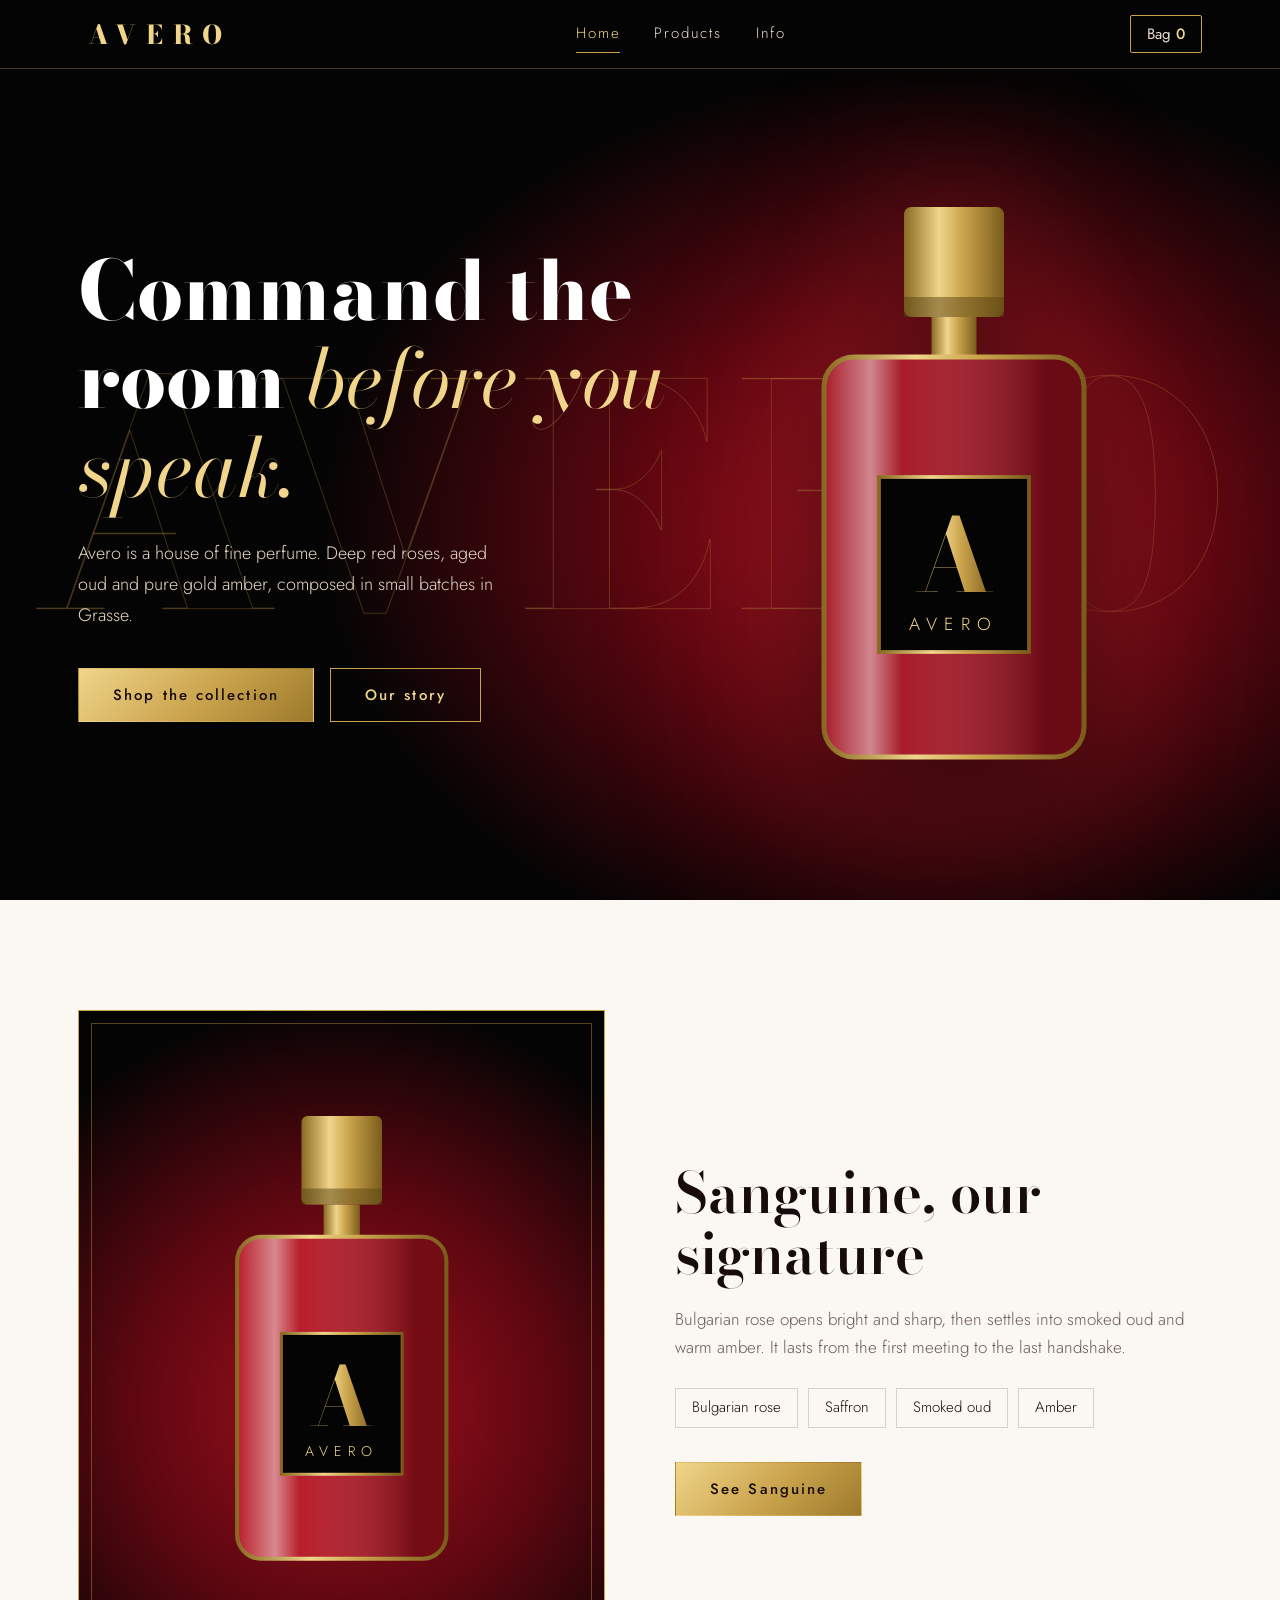
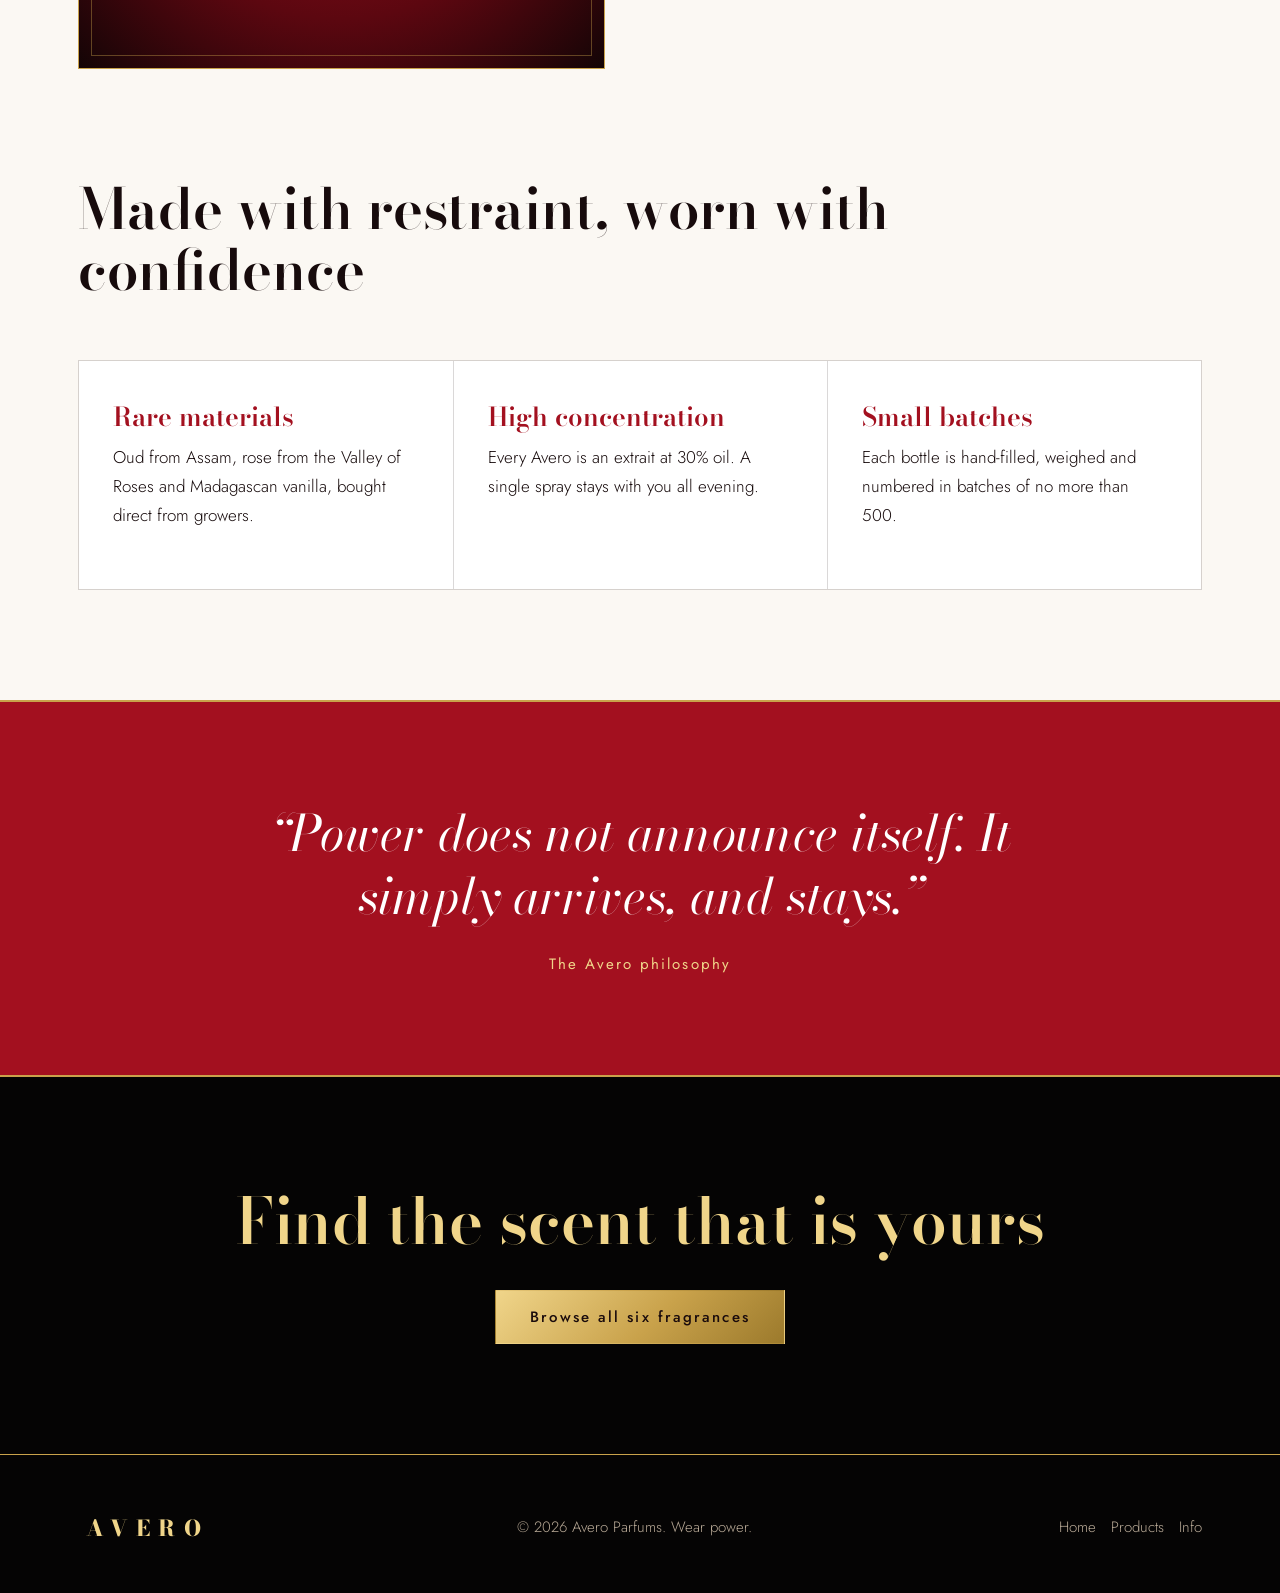
<file: index.html>
<!DOCTYPE html>
<html lang="en">
<head>
<meta charset="utf-8">
<meta name="viewport" content="width=device-width, initial-scale=1, viewport-fit=cover">
<title>Avero – Fine Perfume</title>
<link rel="preconnect" href="https://fonts.googleapis.com">
<link href="https://fonts.googleapis.com/css2?family=Bodoni+Moda:ital,wght@0,400;0,600;0,800;1,400&family=Jost:wght@300;400;500&display=swap" rel="stylesheet">
<link rel="stylesheet" href="style.css">
</head>
<body>
<svg width="0" height="0" style="position:absolute" aria-hidden="true">
  <defs>
    <linearGradient id="gold" x1="0" x2="1"><stop offset="0" stop-color="#8a6a22"/><stop offset=".35" stop-color="#f0d58a"/><stop offset=".6" stop-color="#c9a24b"/><stop offset="1" stop-color="#7a5c1b"/></linearGradient>
    <linearGradient id="shine" x1="0" x2="1"><stop offset="0" stop-color="#fff" stop-opacity=".05"/><stop offset=".18" stop-color="#fff" stop-opacity=".5"/><stop offset=".3" stop-color="#fff" stop-opacity=".05"/><stop offset=".85" stop-color="#000" stop-opacity=".35"/></linearGradient>
    <symbol id="bottle" viewBox="0 0 120 230">
      <rect x="40" y="4" width="40" height="44" rx="3" fill="url(#gold)"/>
      <rect x="40" y="40" width="40" height="8" fill="#5a4413" opacity=".5"/>
      <rect x="51" y="48" width="18" height="16" fill="url(#gold)"/>
      <rect x="8" y="64" width="104" height="160" rx="12" style="fill:var(--liquid,#a3101f)"/>
      <rect x="8" y="64" width="104" height="160" rx="12" fill="url(#shine)"/>
      <rect x="8" y="64" width="104" height="160" rx="12" fill="none" stroke="url(#gold)" stroke-width="2"/>
      <rect x="30" y="112" width="60" height="70" fill="#050404" stroke="url(#gold)" stroke-width="1.5"/>
      <text x="60" y="158" text-anchor="middle" font-family="Bodoni Moda,Didot,Georgia,serif" font-weight="800" font-size="40" fill="url(#gold)">A</text>
      <text x="60" y="173" text-anchor="middle" font-family="Jost,Arial,sans-serif" font-size="7" letter-spacing="3" fill="#f0d58a">AVERO</text>
    </symbol>
  </defs>
</svg>
<header>
  <div class="wrap nav">
    <a class="logo" href="index.html" aria-label="Avero home">AVERO</a>
    <nav class="links" aria-label="Main">
      <a href="index.html" aria-current="page">Home</a>
      <a href="products.html">Products</a>
      <a href="info.html">Info</a>
    </nav>
    <button class="bag" aria-label="Shopping bag">Bag <b id="count">0</b></button>
  </div>
</header>
<main>
<div class="hero">
    <div class="mark" aria-hidden="true">AVERO</div>
    <div class="wrap">
      <div>
        <h1>Command the room <em>before you speak.</em></h1>
        <p>Avero is a house of fine perfume. Deep red roses, aged oud and pure gold amber, composed in small batches in Grasse.</p>
        <div class="cta">
          <a class="btn fill" href="products.html">Shop the collection</a>
          <a class="btn line" href="info.html">Our story</a>
        </div>
      </div>
      <svg class="bottle" viewBox="0 0 120 230" role="img" aria-label="Avero Sanguine perfume bottle"><use href="#bottle"/></svg>
    </div>
  </div>

  <section class="blk">
    <div class="wrap split">
      <div class="stage"><svg viewBox="0 0 120 230" style="--liquid:#b3121f" aria-hidden="true"><use href="#bottle"/></svg></div>
      <div>
        <h2 class="title">Sanguine, our signature</h2>
        <p class="lede">Bulgarian rose opens bright and sharp, then settles into smoked oud and warm amber. It lasts from the first meeting to the last handshake.</p>
        <ul class="notes"><li>Bulgarian rose</li><li>Saffron</li><li>Smoked oud</li><li>Amber</li></ul>
        <a class="btn fill" href="products.html">See Sanguine</a>
      </div>
    </div>
  </section>

  <section class="blk" style="padding-top:0">
    <div class="wrap">
      <h2 class="title">Made with restraint, worn with confidence</h2>
      <div class="pillars">
        <div><h3>Rare materials</h3><p>Oud from Assam, rose from the Valley of Roses and Madagascan vanilla, bought direct from growers.</p></div>
        <div><h3>High concentration</h3><p>Every Avero is an extrait at 30% oil. A single spray stays with you all evening.</p></div>
        <div><h3>Small batches</h3><p>Each bottle is hand-filled, weighed and numbered in batches of no more than 500.</p></div>
      </div>
    </div>
  </section>

  <div class="band">
    <blockquote>“Power does not announce itself. It simply arrives, and stays.”
      <cite>The Avero philosophy</cite></blockquote>
  </div>

  <div class="closing">
    <div class="wrap">
      <h2>Find the scent that is yours</h2>
      <a class="btn fill" href="products.html">Browse all six fragrances</a>
    </div>
  </div>
</main>
<footer>
  <div class="wrap">
    <span class="logo">AVERO</span>
    <span>© 2026 Avero Parfums. Wear power.</span>
    <span><a href="index.html">Home</a> &nbsp; <a href="products.html">Products</a> &nbsp; <a href="info.html">Info</a></span>
  </div>
</footer>
<script>
var cnt=document.getElementById("count"),n=0;
try{n=parseInt(localStorage.getItem("avero_bag")||"0",10)||0}catch(e){}
cnt.textContent=n;
</script>
</body>
</html>
</file>
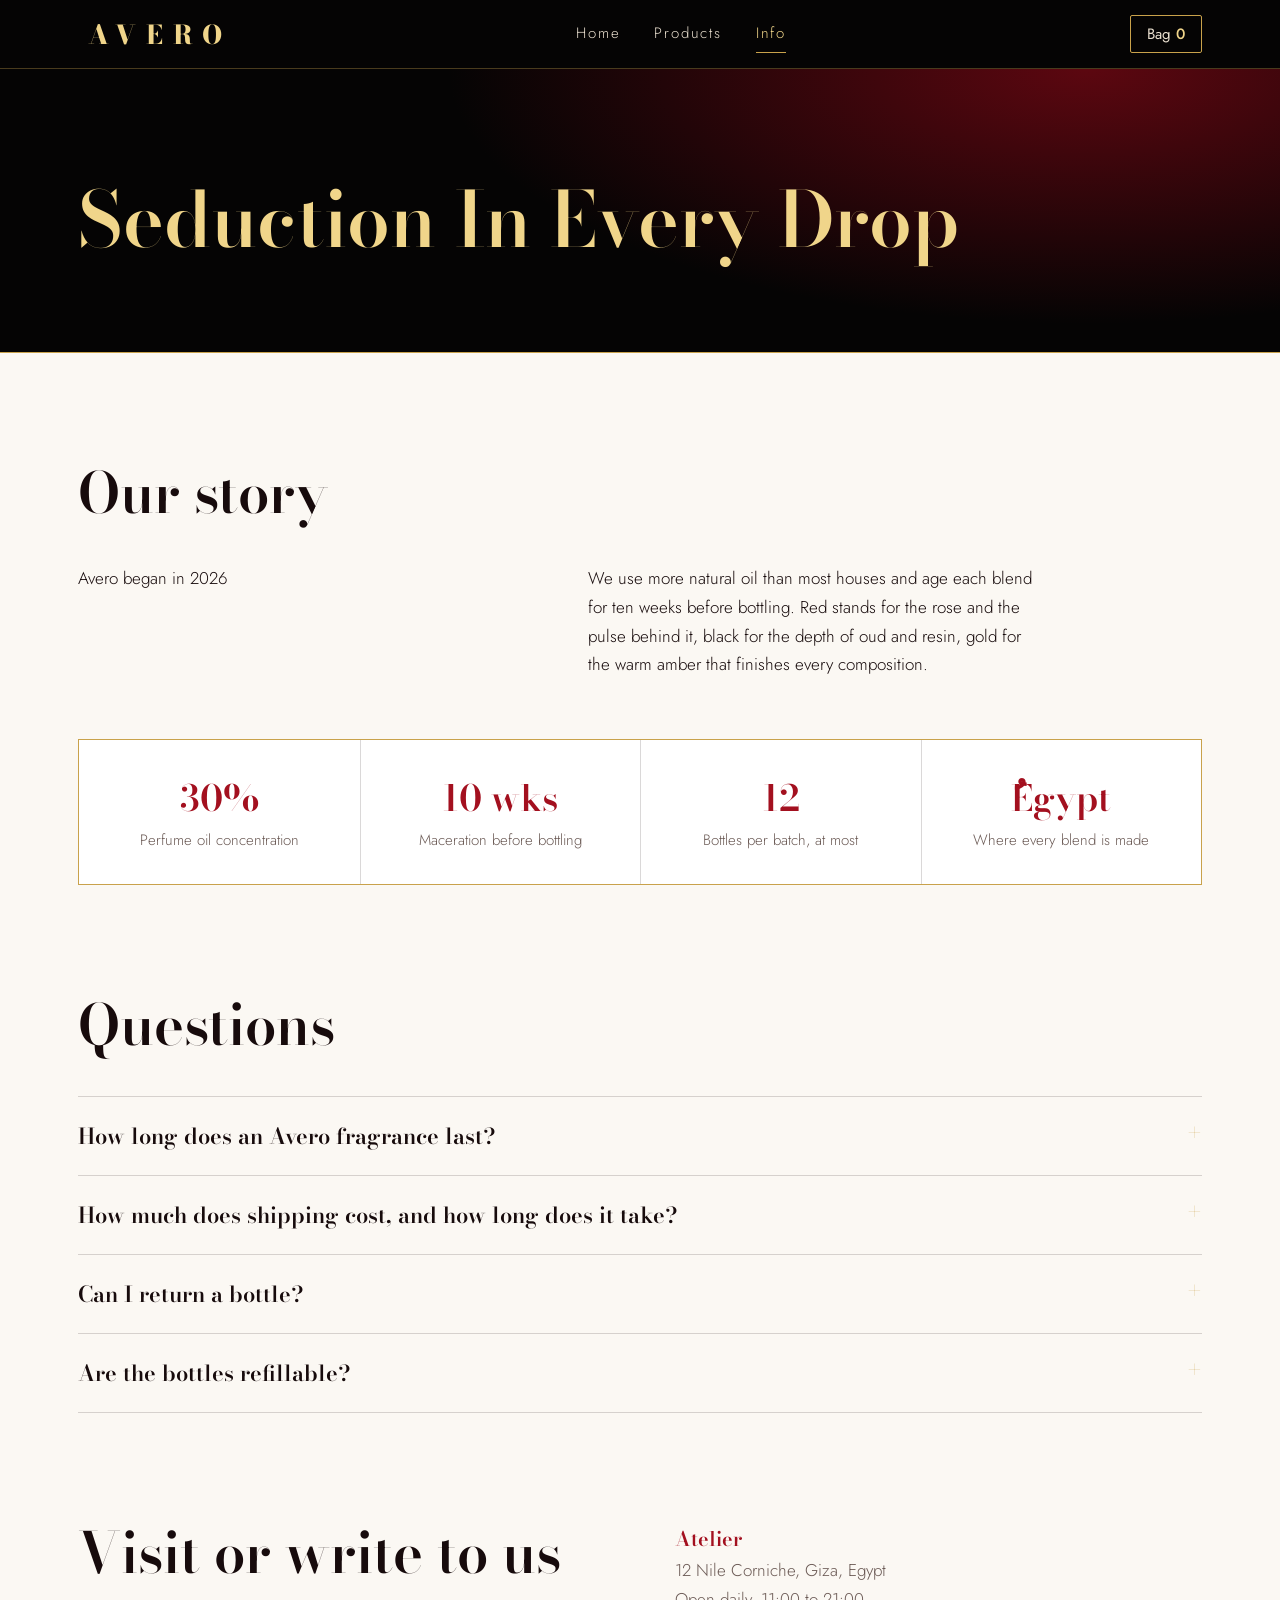
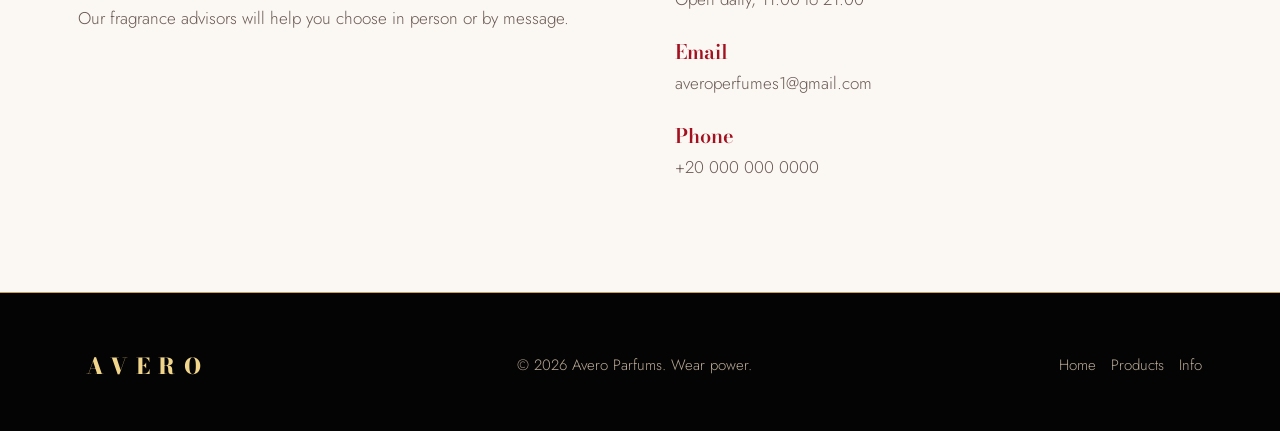
<file: info.html>
<!DOCTYPE html>
<html lang="en">
<head>
<meta charset="utf-8">
<meta name="viewport" content="width=device-width, initial-scale=1, viewport-fit=cover">
<title>Info – Avero</title>
<link rel="preconnect" href="https://fonts.googleapis.com">
<link href="https://fonts.googleapis.com/css2?family=Bodoni+Moda:ital,wght@0,400;0,600;0,800;1,400&family=Jost:wght@300;400;500&display=swap" rel="stylesheet">
<link rel="stylesheet" href="style.css">
</head>
<body>
<svg width="0" height="0" style="position:absolute" aria-hidden="true">
  <defs>
    <linearGradient id="gold" x1="0" x2="1"><stop offset="0" stop-color="#8a6a22"/><stop offset=".35" stop-color="#f0d58a"/><stop offset=".6" stop-color="#c9a24b"/><stop offset="1" stop-color="#7a5c1b"/></linearGradient>
    <linearGradient id="shine" x1="0" x2="1"><stop offset="0" stop-color="#fff" stop-opacity=".05"/><stop offset=".18" stop-color="#fff" stop-opacity=".5"/><stop offset=".3" stop-color="#fff" stop-opacity=".05"/><stop offset=".85" stop-color="#000" stop-opacity=".35"/></linearGradient>
    <symbol id="bottle" viewBox="0 0 120 230">
      <rect x="40" y="4" width="40" height="44" rx="3" fill="url(#gold)"/>
      <rect x="40" y="40" width="40" height="8" fill="#5a4413" opacity=".5"/>
      <rect x="51" y="48" width="18" height="16" fill="url(#gold)"/>
      <rect x="8" y="64" width="104" height="160" rx="12" style="fill:var(--liquid,#a3101f)"/>
      <rect x="8" y="64" width="104" height="160" rx="12" fill="url(#shine)"/>
      <rect x="8" y="64" width="104" height="160" rx="12" fill="none" stroke="url(#gold)" stroke-width="2"/>
      <rect x="30" y="112" width="60" height="70" fill="#050404" stroke="url(#gold)" stroke-width="1.5"/>
      <text x="60" y="158" text-anchor="middle" font-family="Bodoni Moda,Didot,Georgia,serif" font-weight="800" font-size="40" fill="url(#gold)">A</text>
      <text x="60" y="173" text-anchor="middle" font-family="Jost,Arial,sans-serif" font-size="7" letter-spacing="3" fill="#f0d58a">AVERO</text>
    </symbol>
  </defs>
</svg>
<header>
  <div class="wrap nav">
    <a class="logo" href="index.html" aria-label="Avero home">AVERO</a>
    <nav class="links" aria-label="Main">
      <a href="index.html">Home</a>
      <a href="products.html">Products</a>
      <a href="info.html" aria-current="page">Info</a>
    </nav>
    <button class="bag" aria-label="Shopping bag">Bag <b id="count">0</b></button>
  </div>
</header>
<main>
<div class="ihead">
    <div class="wrap"><h1>Seduction In Every Drop</h1></div>
  </div>
  <section class="blk">
    <div class="wrap">
      <h2 class="title">Our story</h2>
      <div class="story">
        <p>Avero began in 2026 </p>
        <p>We use more natural oil than most houses and age each blend for ten weeks before bottling. Red stands for the rose and the pulse behind it, black for the depth of oud and resin, gold for the warm amber that finishes every composition.</p>
      </div>
      <div class="facts">
        <div><b>30%</b><span>Perfume oil concentration</span></div>
        <div><b>10 wks</b><span>Maceration before bottling</span></div>
        <div><b>12</b><span>Bottles per batch, at most</span></div>
        <div><b>ُEgypt</b><span>Where every blend is made</span></div>
      </div>
    </div>
  </section>

  <section class="blk" style="padding-top:0">
    <div class="wrap">
      <h2 class="title" style="margin-bottom:40px">Questions</h2>
      <details><summary>How long does an Avero fragrance last?</summary><p>Expect eight to twelve hours on skin. Apply to pulse points after moisturizing for the longest wear.</p></details>
      <details><summary>How much does shipping cost, and how long does it take?</summary><p>Shipping is free on all orders. Delivery takes 3 to 5 working days in Egypt and 5 to 9 days worldwide, in a signed-for gift box.</p></details>
      <details><summary>Can I return a bottle?</summary><p>Unopened bottles can be returned within 30 days for a full refund. Opened bottles can be exchanged if you are not happy with the scent.</p></details>
      <details><summary>Are the bottles refillable?</summary><p>Yes. Send back an empty Avero bottle and we will refill it at 25% off the original price.</p></details>
    </div>
  </section>

  <section class="blk" style="padding-top:0">
    <div class="wrap contact">
      <div><h2 class="title">Visit or write to us</h2><p class="lede">Our fragrance advisors will help you choose in person or by message.</p></div>
      <dl>
        <div><dt>Atelier</dt><dd>12 Nile Corniche, Giza, Egypt<br>Open daily, 11:00 to 21:00</dd></div>
        <a href="mailto:averoperfumes1@gmail.com"><div><dt>Email</dt><dd>averoperfumes1@gmail.com</dd></div></a>
        <div><dt>Phone</dt><dd>+20 000 000 0000</dd></div>
      </dl>
    </div>
  </section>
</main>
<footer>
  <div class="wrap">
    <span class="logo">AVERO</span>
    <span>© 2026 Avero Parfums. Wear power.</span>
    <span><a href="index.html">Home</a> &nbsp; <a href="products.html">Products</a> &nbsp; <a href="info.html">Info</a></span>
  </div>
</footer>
<script>
var cnt=document.getElementById("count"),n=0;
try{n=parseInt(localStorage.getItem("avero_bag")||"0",10)||0}catch(e){}
cnt.textContent=n;
</script>
</body>
</html>
</file>
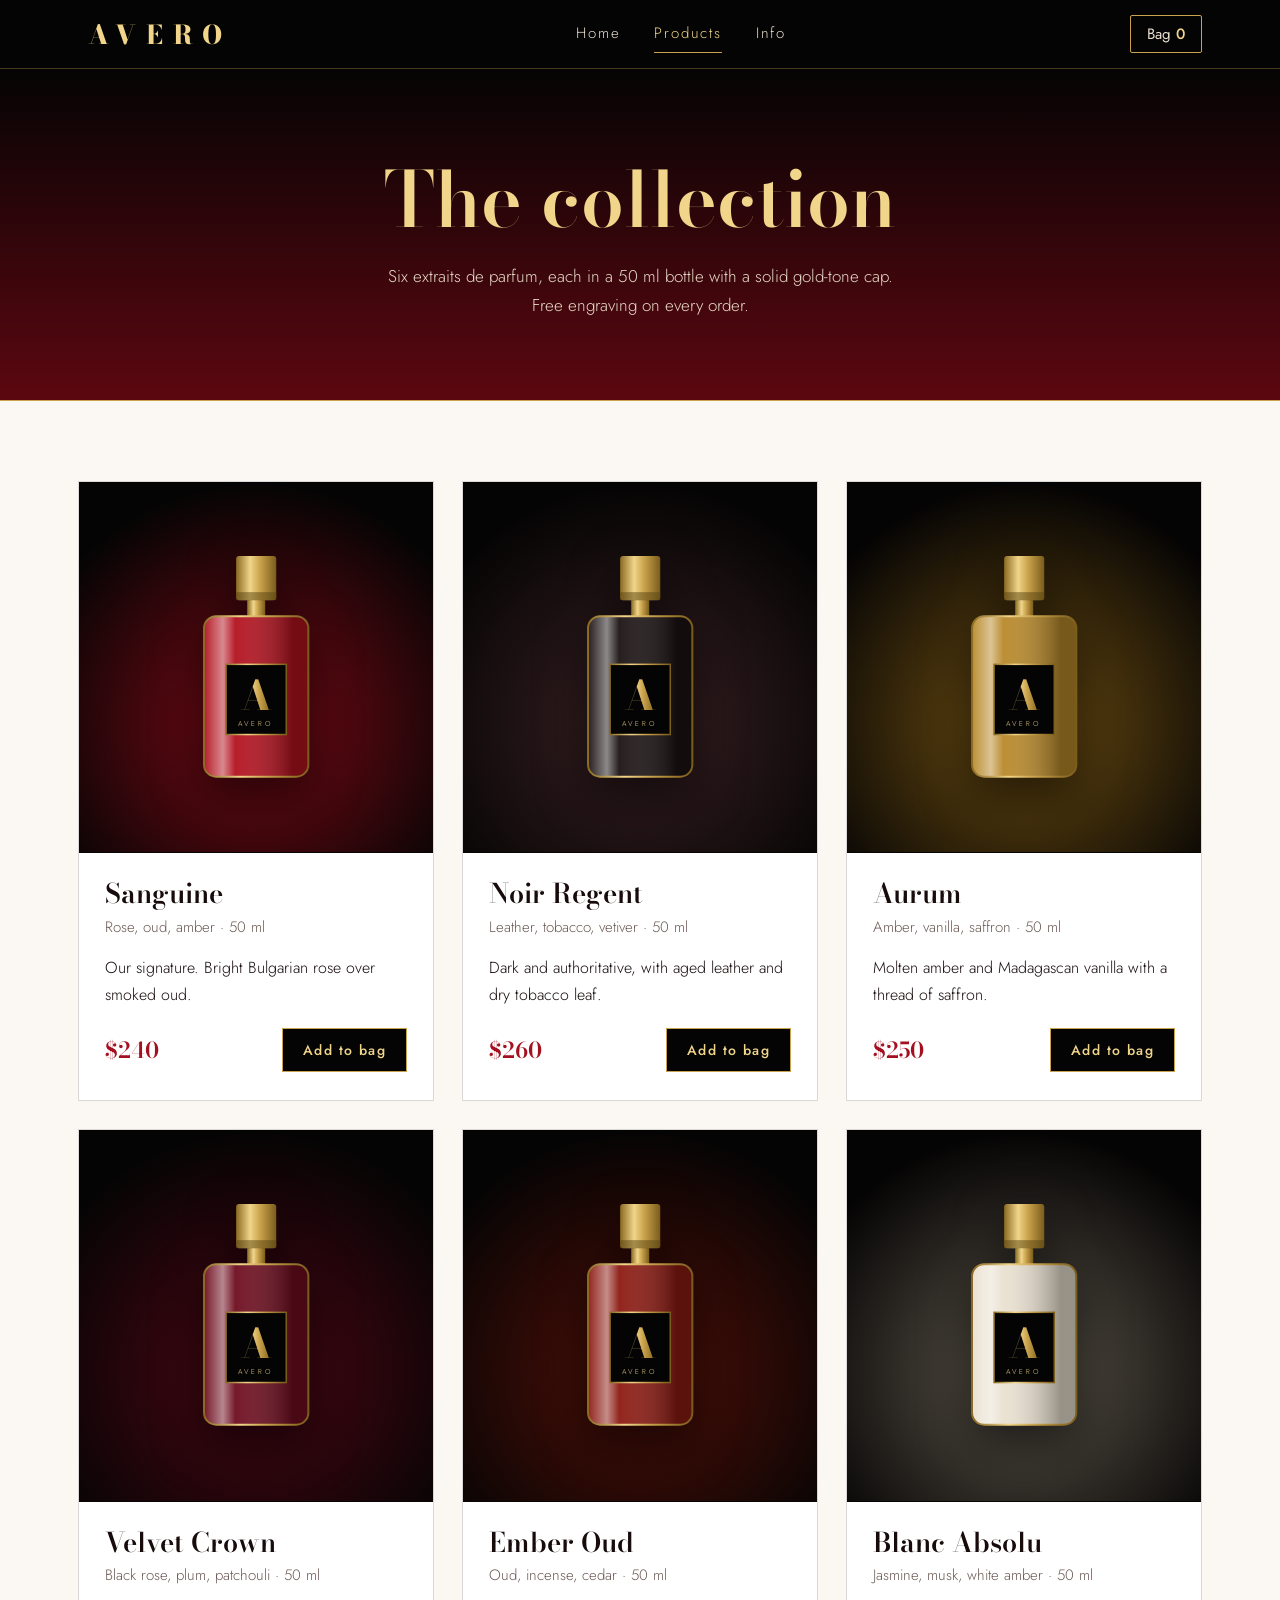
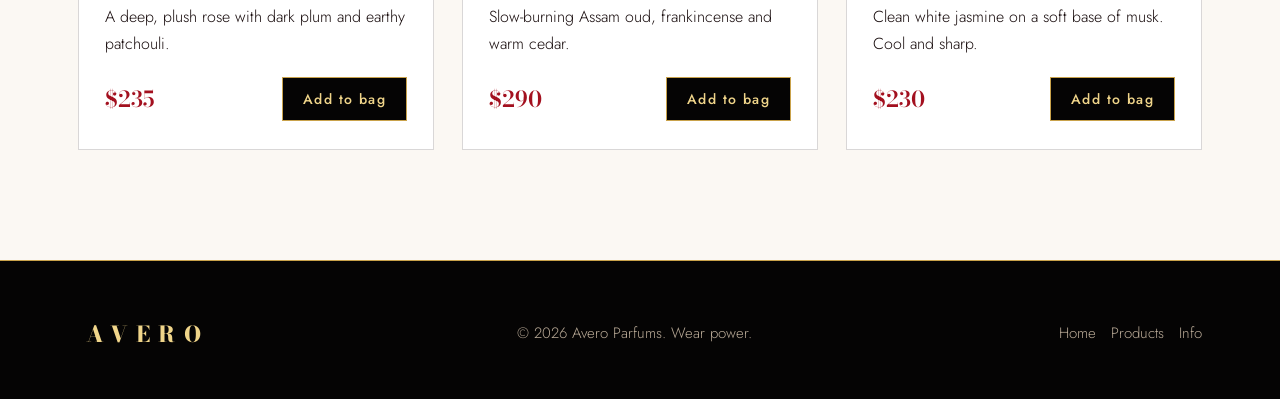
<file: products.html>
<!DOCTYPE html>
<html lang="en">
<head>
<meta charset="utf-8">
<meta name="viewport" content="width=device-width, initial-scale=1, viewport-fit=cover">
<title>Products – Avero</title>
<link rel="preconnect" href="https://fonts.googleapis.com">
<link href="https://fonts.googleapis.com/css2?family=Bodoni+Moda:ital,wght@0,400;0,600;0,800;1,400&family=Jost:wght@300;400;500&display=swap" rel="stylesheet">
<link rel="stylesheet" href="style.css">
</head>
<body>
<svg width="0" height="0" style="position:absolute" aria-hidden="true">
  <defs>
    <linearGradient id="gold" x1="0" x2="1"><stop offset="0" stop-color="#8a6a22"/><stop offset=".35" stop-color="#f0d58a"/><stop offset=".6" stop-color="#c9a24b"/><stop offset="1" stop-color="#7a5c1b"/></linearGradient>
    <linearGradient id="shine" x1="0" x2="1"><stop offset="0" stop-color="#fff" stop-opacity=".05"/><stop offset=".18" stop-color="#fff" stop-opacity=".5"/><stop offset=".3" stop-color="#fff" stop-opacity=".05"/><stop offset=".85" stop-color="#000" stop-opacity=".35"/></linearGradient>
    <symbol id="bottle" viewBox="0 0 120 230">
      <rect x="40" y="4" width="40" height="44" rx="3" fill="url(#gold)"/>
      <rect x="40" y="40" width="40" height="8" fill="#5a4413" opacity=".5"/>
      <rect x="51" y="48" width="18" height="16" fill="url(#gold)"/>
      <rect x="8" y="64" width="104" height="160" rx="12" style="fill:var(--liquid,#a3101f)"/>
      <rect x="8" y="64" width="104" height="160" rx="12" fill="url(#shine)"/>
      <rect x="8" y="64" width="104" height="160" rx="12" fill="none" stroke="url(#gold)" stroke-width="2"/>
      <rect x="30" y="112" width="60" height="70" fill="#050404" stroke="url(#gold)" stroke-width="1.5"/>
      <text x="60" y="158" text-anchor="middle" font-family="Bodoni Moda,Didot,Georgia,serif" font-weight="800" font-size="40" fill="url(#gold)">A</text>
      <text x="60" y="173" text-anchor="middle" font-family="Jost,Arial,sans-serif" font-size="7" letter-spacing="3" fill="#f0d58a">AVERO</text>
    </symbol>
  </defs>
</svg>
<header>
  <div class="wrap nav">
    <a class="logo" href="index.html" aria-label="Avero home">AVERO</a>
    <nav class="links" aria-label="Main">
      <a href="index.html">Home</a>
      <a href="products.html" aria-current="page">Products</a>
      <a href="info.html">Info</a>
    </nav>
    <button class="bag" aria-label="Shopping bag">Bag <b id="count">0</b></button>
  </div>
</header>
<main>
<div class="phead">
    <div class="wrap">
      <h1>The collection</h1>
      <p>Six extraits de parfum, each in a 50 ml bottle with a solid gold-tone cap. Free engraving on every order.</p>
    </div>
  </div>
  <div class="wrap">
    <div class="grid" id="grid"></div>
  </div>
</main>
<footer>
  <div class="wrap">
    <span class="logo">AVERO</span>
    <span>© 2026 Avero Parfums. Wear power.</span>
    <span><a href="index.html">Home</a> &nbsp; <a href="products.html">Products</a> &nbsp; <a href="info.html">Info</a></span>
  </div>
</footer>
<script>
var cnt=document.getElementById("count"),n=0;
try{n=parseInt(localStorage.getItem("avero_bag")||"0",10)||0}catch(e){}
cnt.textContent=n;
var P=[
 {n:"Sanguine",f:"Rose, oud, amber",d:"Our signature. Bright Bulgarian rose over smoked oud.",p:240,l:"#b3121f",c:"#7a0a15"},
 {n:"Noir Regent",f:"Leather, tobacco, vetiver",d:"Dark and authoritative, with aged leather and dry tobacco leaf.",p:260,l:"#1b1213",c:"#3a2124"},
 {n:"Aurum",f:"Amber, vanilla, saffron",d:"Molten amber and Madagascan vanilla with a thread of saffron.",p:250,l:"#b8892b",c:"#6f4f12"},
 {n:"Velvet Crown",f:"Black rose, plum, patchouli",d:"A deep, plush rose with dark plum and earthy patchouli.",p:235,l:"#6e0d1f",c:"#4b0714"},
 {n:"Ember Oud",f:"Oud, incense, cedar",d:"Slow-burning Assam oud, frankincense and warm cedar.",p:290,l:"#8c1a12",c:"#521008"},
 {n:"Blanc Absolu",f:"Jasmine, musk, white amber",d:"Clean white jasmine on a soft base of musk. Cool and sharp.",p:230,l:"#e9e0d0",c:"#5d564b"}
];
var g=document.getElementById("grid");
g.innerHTML=P.map(function(x,i){return '<article class="card"><div class="art" style="--c1:'+x.c+'"><svg viewBox="0 0 120 230" style="--liquid:'+x.l+'" aria-hidden="true"><use href="#bottle"/></svg></div><div class="body"><h3>'+x.n+'</h3><span class="family">'+x.f+' · 50 ml</span><p class="desc">'+x.d+'</p><div class="row"><span class="price">$'+x.p+'</span><button class="add" data-i="'+i+'">Add to bag</button></div></div></article>'}).join("");

g.addEventListener("click",function(e){var b=e.target.closest(".add");if(!b)return;n++;cnt.textContent=n;try{localStorage.setItem("avero_bag",n)}catch(e){}b.textContent="Added";b.classList.add("done");setTimeout(function(){b.textContent="Add to bag";b.classList.remove("done")},1400)});
</script>
</body>
</html>
</file>
<file: style.css>
:root{
  --bg:#fbf8f3;--surface:#ffffff;--text:#170b0c;--muted:#6b5a55;--line:rgba(23,11,12,.16);
  --red:#a3101f;--red-deep:#5c0710;--gold:#c9a24b;--gold-hi:#f0d58a;--black:#050404;--white:#fff;
  --serif:"Bodoni Moda","Didot","Bodoni 72",Georgia,serif;--sans:"Jost","Helvetica Neue",Arial,sans-serif;
  box-sizing:border-box;padding-top:env(safe-area-inset-top,0px);padding-bottom:env(safe-area-inset-bottom,0px);
}
@media (prefers-color-scheme:dark){:root:not([data-theme="light"]){--bg:#050404;--surface:#130b0c;--text:#f6efe4;--muted:#a99b8c;--line:rgba(201,162,75,.28)}}
:root[data-theme="dark"]{--bg:#050404;--surface:#130b0c;--text:#f6efe4;--muted:#a99b8c;--line:rgba(201,162,75,.28)}
html{scroll-padding-top:env(safe-area-inset-top,0px);scroll-behavior:smooth}
*,*::before,*::after{box-sizing:border-box}
body{margin:0;background:var(--bg);color:var(--text);font:300 17px/1.7 var(--sans)}
a{color:inherit;text-decoration:none}
:focus-visible{outline:2px solid var(--gold);outline-offset:3px}
h1,h2,h3{font-family:var(--serif);font-weight:600;line-height:1.08;margin:0}
p{margin:0 0 1em}
.wrap{max-width:1180px;margin:0 auto;padding:0 28px}

/* nav */
header{position:sticky;top:env(safe-area-inset-top,0px);z-index:20;background:var(--black);border-bottom:1px solid rgba(201,162,75,.35)}
body::before{content:"";position:fixed;inset:0 0 auto;height:env(safe-area-inset-top,0px);background:var(--black);z-index:30}
.nav{display:flex;align-items:center;justify-content:space-between;height:68px;gap:16px}
.logo{font:800 26px var(--serif);letter-spacing:.38em;color:var(--gold-hi);padding-left:.38em}
.links{display:flex;gap:34px;font-size:15px;letter-spacing:.12em;color:#e9dfcf}
.links a{padding:6px 0;border-bottom:1px solid transparent;transition:border-color .2s,color .2s}
.links a:hover,.links a[aria-current="page"]{color:var(--gold-hi);border-color:var(--gold)}
.bag{font-size:15px;color:#e9dfcf;border:1px solid var(--gold);padding:7px 16px;border-radius:2px;background:none;font-family:inherit;cursor:pointer}
.bag b{color:var(--gold-hi);font-weight:500}

/* buttons */
.btn{display:inline-block;font:500 15px var(--sans);letter-spacing:.14em;padding:15px 34px;border:1px solid var(--gold);cursor:pointer;transition:background .25s,color .25s;background:none;color:inherit}
.btn.fill{background:linear-gradient(135deg,var(--gold-hi),var(--gold) 55%,#9c7a2c);color:#1a0b0c;border-color:transparent}
.btn.fill:hover{filter:brightness(1.08)}
.btn.line{color:var(--gold-hi)}
.btn.line:hover{background:var(--gold);color:#1a0b0c}

/* pages */


/* hero */
.hero{background:radial-gradient(60% 70% at 72% 55%,var(--red) 0%,var(--red-deep) 38%,var(--black) 78%);color:#f6efe4;position:relative;overflow:hidden;min-height:calc(100vh - 69px);display:flex;align-items:center}
.hero .mark{position:absolute;left:50%;top:50%;transform:translate(-50%,-46%);font:800 clamp(120px,24vw,340px)/1 var(--serif);letter-spacing:.06em;color:transparent;-webkit-text-stroke:1px rgba(201,162,75,.28);white-space:nowrap;pointer-events:none;user-select:none}
.hero .wrap{position:relative;display:grid;grid-template-columns:1.1fr .9fr;align-items:center;gap:20px;padding-top:60px;padding-bottom:60px}
.hero h1{font-size:clamp(44px,6.4vw,92px);font-weight:800;color:#fff}
.hero h1 em{font-style:italic;font-weight:400;color:var(--gold-hi)}
.hero p{max-width:440px;color:#e7d9c6;margin:26px 0 38px;font-size:18px}
.hero .cta{display:flex;gap:16px;flex-wrap:wrap}
.hero .bottle{justify-self:center;width:min(300px,60vw);filter:drop-shadow(0 40px 60px rgba(0,0,0,.65)) drop-shadow(0 0 70px rgba(214,40,50,.55))}
@media (prefers-reduced-motion:no-preference){
  .hero .bottle{animation:rise 1.6s cubic-bezier(.2,.7,.2,1) both}
  .hero h1,.hero p,.hero .cta{animation:fade 1.2s .35s both}
  @keyframes rise{from{opacity:0;transform:translateY(50px) scale(.96)}to{opacity:1;transform:none}}
  @keyframes fade{from{opacity:0}to{opacity:1}}
}

/* sections */
section.blk{padding:110px 0}
.title{font-size:clamp(34px,4.4vw,58px);max-width:15em}
.lede{color:var(--muted);max-width:520px;margin-top:20px}
.split{display:grid;grid-template-columns:1fr 1fr;gap:70px;align-items:center}
.stage{background:radial-gradient(circle at 50% 60%,var(--red) 0,var(--red-deep) 45%,var(--black) 85%);border:1px solid var(--gold);aspect-ratio:4/5;display:grid;place-items:center;position:relative}
.stage::after{content:"";position:absolute;inset:12px;border:1px solid rgba(201,162,75,.4);pointer-events:none}
.stage svg{width:46%}
.notes{display:flex;gap:10px;flex-wrap:wrap;margin:26px 0 34px;padding:0;list-style:none}
.notes li{border:1px solid var(--line);padding:6px 16px;font-size:15px}
.pillars{display:grid;grid-template-columns:repeat(3,1fr);gap:0;margin-top:60px;border:1px solid var(--line)}
.pillars div{padding:42px 34px;background:var(--surface)}
.pillars div+div{border-left:1px solid var(--line)}
.pillars h3{font-size:26px;margin-bottom:12px;color:var(--red)}
:root[data-theme="dark"] .pillars h3{color:var(--gold-hi)}
@media (prefers-color-scheme:dark){:root:not([data-theme="light"]) .pillars h3{color:var(--gold-hi)}}
.band{background:var(--red);color:#fff;text-align:center;padding:100px 0;border-block:2px solid var(--gold)}
.band blockquote{margin:0 auto;max-width:860px;font:400 italic clamp(28px,4vw,50px)/1.25 var(--serif);padding:0 28px}
.band cite{display:block;margin-top:26px;font:400 15px var(--sans);letter-spacing:.14em;color:var(--gold-hi);font-style:normal}
.closing{background:var(--black);color:#f6efe4;text-align:center;padding:110px 0}
.closing h2{font-size:clamp(34px,5vw,64px);color:var(--gold-hi);margin-bottom:34px}

/* products */
.phead{background:linear-gradient(180deg,var(--black),var(--red-deep));color:#f6efe4;padding:90px 0 80px;text-align:center;border-bottom:1px solid var(--gold)}
.phead h1{font-size:clamp(42px,6vw,80px);color:var(--gold-hi)}
.phead p{max-width:520px;margin:20px auto 0;color:#e7d9c6}
.grid{display:grid;grid-template-columns:repeat(3,1fr);gap:28px;padding:80px 0 110px}
.card{background:var(--surface);border:1px solid var(--line);display:flex;flex-direction:column;transition:border-color .3s,transform .3s}
.card:hover{border-color:var(--gold);transform:translateY(-4px)}
.card .art{aspect-ratio:1/1.05;display:grid;place-items:center;background:radial-gradient(circle at 50% 65%,var(--c1),var(--black) 80%);border-bottom:1px solid var(--line)}
.card .art svg{width:34%;filter:drop-shadow(0 18px 24px rgba(0,0,0,.6))}
.card .body{padding:26px 26px 28px;display:flex;flex-direction:column;gap:6px;flex:1}
.card h3{font-size:27px}
.card .family{color:var(--muted);font-size:15px}
.card .desc{font-size:16px;margin:8px 0 14px;flex:1}
.row{display:flex;justify-content:space-between;align-items:center;gap:10px}
.price{font:600 22px var(--serif);color:var(--red)}
@media (prefers-color-scheme:dark){:root:not([data-theme="light"]) .price{color:var(--gold-hi)}}
:root[data-theme="dark"] .price{color:var(--gold-hi)}
.add{font:500 14px var(--sans);letter-spacing:.1em;background:var(--black);color:var(--gold-hi);border:1px solid var(--gold);padding:11px 20px;cursor:pointer;transition:background .2s,color .2s}
.add:hover,.add.done{background:var(--gold);color:#1a0b0c}

/* info */
.ihead{background:var(--black);color:#f6efe4;padding:110px 0 90px;border-bottom:1px solid var(--gold);background-image:radial-gradient(50% 90% at 85% 0,var(--red-deep),transparent)}
.ihead h1{font-size:clamp(42px,6vw,84px);max-width:12em;color:var(--gold-hi)}
.story{columns:2;column-gap:60px;max-width:960px;margin-top:40px}
.story p{break-inside:avoid-column}
.facts{display:grid;grid-template-columns:repeat(4,1fr);border:1px solid var(--gold);margin-top:60px}
.facts div{padding:30px 24px;text-align:center;background:var(--surface)}
.facts div+div{border-left:1px solid var(--line)}
.facts b{display:block;font:600 36px var(--serif);color:var(--red)}
@media (prefers-color-scheme:dark){:root:not([data-theme="light"]) .facts b{color:var(--gold-hi)}}
:root[data-theme="dark"] .facts b{color:var(--gold-hi)}
.facts span{font-size:15px;color:var(--muted)}
details{border-bottom:1px solid var(--line);padding:22px 0}
details:first-of-type{border-top:1px solid var(--line)}
summary{cursor:pointer;font:600 22px var(--serif);list-style:none;display:flex;justify-content:space-between;gap:16px}
summary::-webkit-details-marker{display:none}
summary::after{content:"+";color:var(--gold);font-size:28px;line-height:1;transition:transform .25s}
details[open] summary::after{transform:rotate(45deg)}
details p{margin:14px 0 0;color:var(--muted);max-width:640px}
.contact{display:grid;grid-template-columns:1fr 1fr;gap:70px;align-items:start}
.contact dl{margin:0;display:grid;gap:22px}
.contact dt{font:600 20px var(--serif);color:var(--red)}
@media (prefers-color-scheme:dark){:root:not([data-theme="light"]) .contact dt{color:var(--gold-hi)}}
:root[data-theme="dark"] .contact dt{color:var(--gold-hi)}
.contact dd{margin:2px 0 0;color:var(--muted)}

footer{background:var(--black);color:#b9aa97;border-top:1px solid var(--gold);padding:56px 0 48px;font-size:15px}
footer .wrap{display:flex;justify-content:space-between;gap:30px;flex-wrap:wrap;align-items:center}
footer .logo{font-size:22px}

@media (max-width:860px){
  .links{gap:18px;font-size:14px;letter-spacing:.06em}
  .hero .wrap,.split,.contact{grid-template-columns:1fr;gap:40px}
  .hero .bottle{order:-1;width:min(190px,48vw)}
  .grid{grid-template-columns:1fr 1fr}
  .pillars,.facts{grid-template-columns:1fr 1fr}
  .pillars div+div,.facts div+div{border-left:0}
  .story{columns:1}
  section.blk{padding:80px 0}
}
@media (max-width:560px){
  .nav{height:auto;padding:12px 0;flex-wrap:wrap;justify-content:center}
  .grid,.pillars,.facts{grid-template-columns:1fr}
  .logo{font-size:22px}
}
</file>
